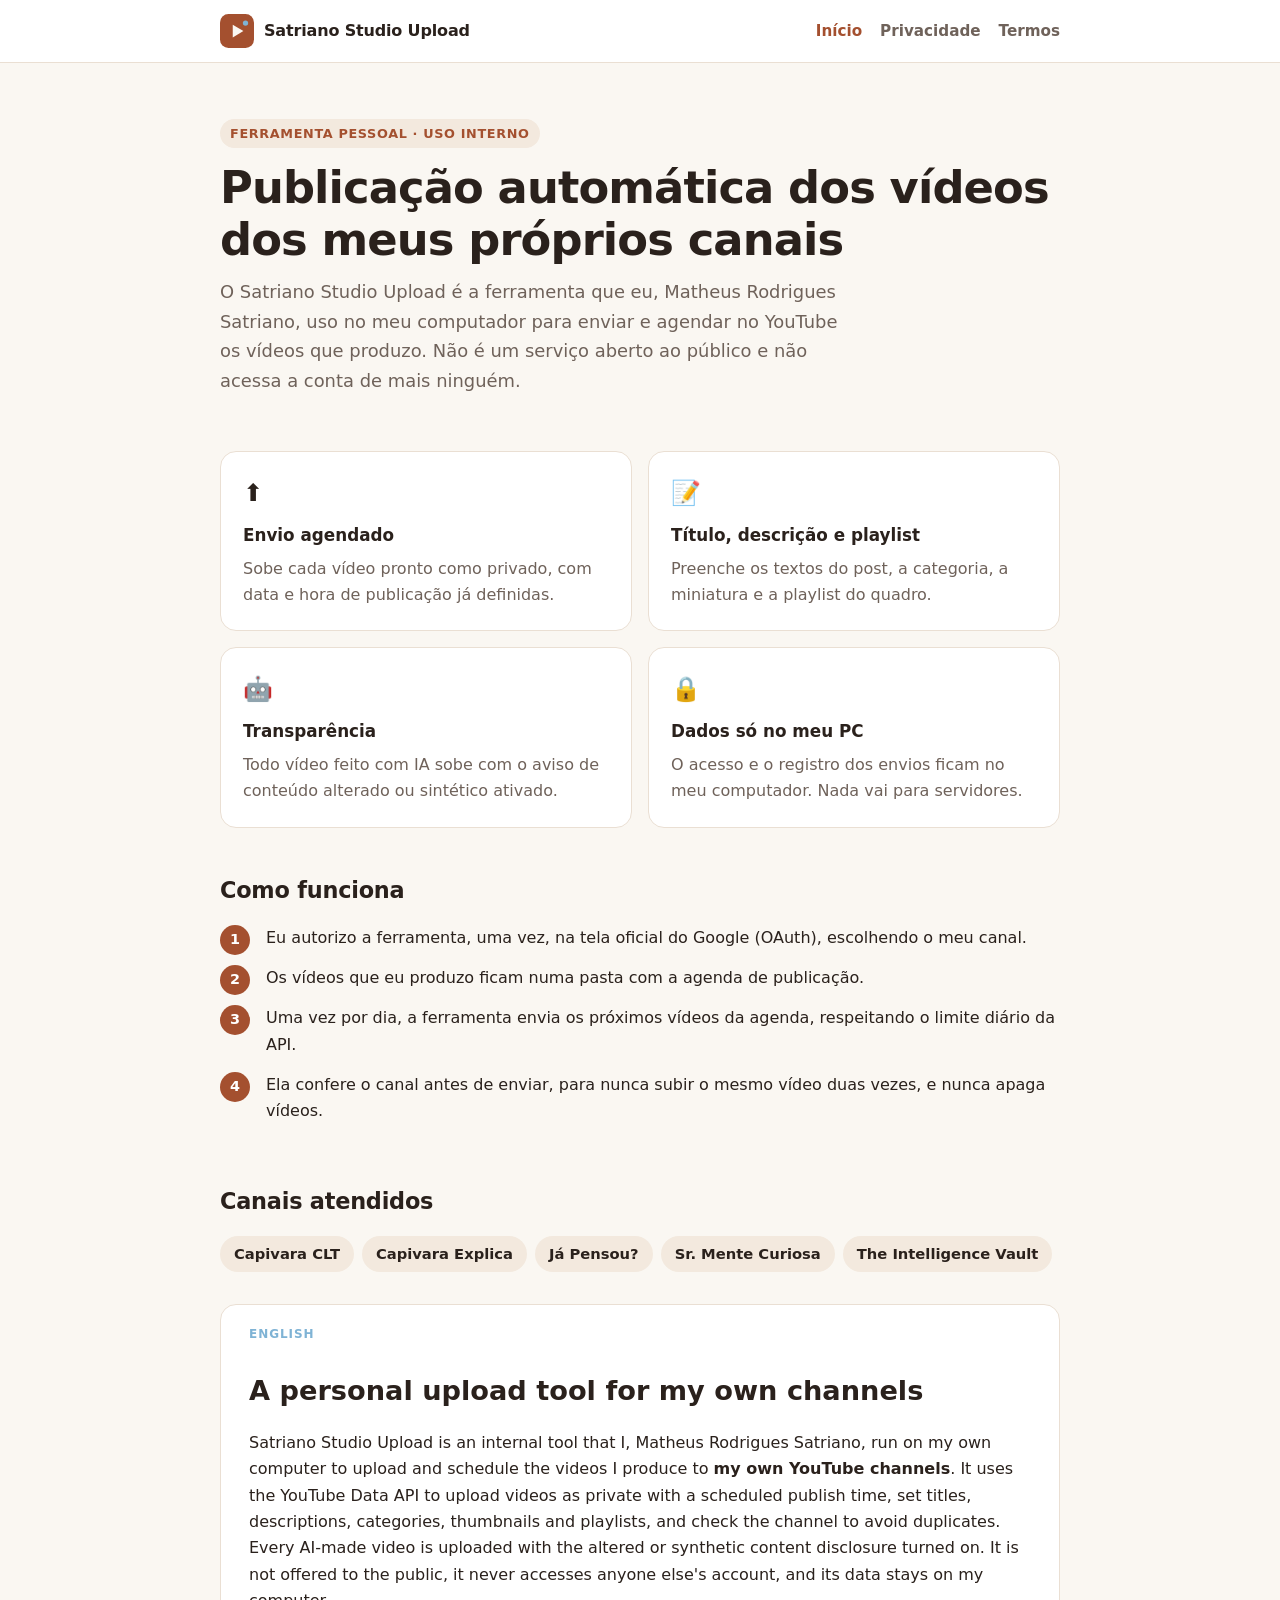
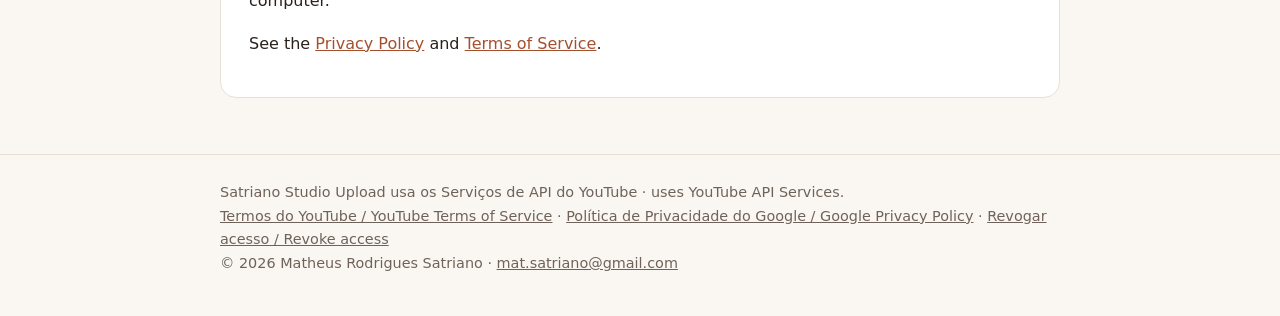
<file: index.html>
<!doctype html><html lang="pt-BR"><head><meta charset="utf-8"><meta name="viewport" content="width=device-width,initial-scale=1"><link rel="icon" href="logo.svg" type="image/svg+xml"><link rel="stylesheet" href="style.css"><title>Satriano Studio Upload</title><meta name="description" content="Ferramenta pessoal para publicar e agendar vídeos nos próprios canais do YouTube."></head><body>
<header><div class="wrap"><a class="logo" href="./"><svg viewBox="0 0 64 64" aria-hidden="true"><rect width="64" height="64" rx="16" fill="#a4502f"/><path d="M24 20v24l20-12z" fill="#faf7f2"/><circle cx="48" cy="17" r="5" fill="#7fb3d5"/></svg>Satriano Studio Upload</a>
<nav><a href="./" aria-current="page">Início</a><a href="privacy.html" >Privacidade</a><a href="terms.html" >Termos</a></nav></div></header>
<main class="wrap">
<section class="hero"><span class="badge">Ferramenta pessoal · uso interno</span>
<h1>Publicação automática dos vídeos dos meus próprios canais</h1>
<p>O Satriano Studio Upload é a ferramenta que eu, Matheus Rodrigues Satriano, uso no meu computador para enviar e agendar no YouTube os vídeos que produzo. Não é um serviço aberto ao público e não acessa a conta de mais ninguém.</p></section>
<div class="grid">
<div class="card"><span class="ico">⬆️</span><h3>Envio agendado</h3><p>Sobe cada vídeo pronto como privado, com data e hora de publicação já definidas.</p></div>
<div class="card"><span class="ico">📝</span><h3>Título, descrição e playlist</h3><p>Preenche os textos do post, a categoria, a miniatura e a playlist do quadro.</p></div>
<div class="card"><span class="ico">🤖</span><h3>Transparência</h3><p>Todo vídeo feito com IA sobe com o aviso de conteúdo alterado ou sintético ativado.</p></div>
<div class="card"><span class="ico">🔒</span><h3>Dados só no meu PC</h3><p>O acesso e o registro dos envios ficam no meu computador. Nada vai para servidores.</p></div>
</div>
<h2>Como funciona</h2>
<ol class="steps">
<li>Eu autorizo a ferramenta, uma vez, na tela oficial do Google (OAuth), escolhendo o meu canal.</li>
<li>Os vídeos que eu produzo ficam numa pasta com a agenda de publicação.</li>
<li>Uma vez por dia, a ferramenta envia os próximos vídeos da agenda, respeitando o limite diário da API.</li>
<li>Ela confere o canal antes de enviar, para nunca subir o mesmo vídeo duas vezes, e nunca apaga vídeos.</li>
</ol>
<h2>Canais atendidos</h2>
<ul class="chips"><li>Capivara CLT</li><li>Capivara Explica</li><li>Já Pensou?</li><li>Sr. Mente Curiosa</li><li>The Intelligence Vault</li></ul>
<section class="doc"><p class="lang-tag">English</p>
<h1>A personal upload tool for my own channels</h1>
<p>Satriano Studio Upload is an internal tool that I, Matheus Rodrigues Satriano, run on my own computer to upload and schedule the videos I produce to <strong>my own YouTube channels</strong>. It uses the YouTube Data API to upload videos as private with a scheduled publish time, set titles, descriptions, categories, thumbnails and playlists, and check the channel to avoid duplicates. Every AI-made video is uploaded with the altered or synthetic content disclosure turned on. It is not offered to the public, it never accesses anyone else's account, and its data stays on my computer.</p>
<p>See the <a href="privacy.html">Privacy Policy</a> and <a href="terms.html">Terms of Service</a>.</p></section>
</main>
<footer><div class="wrap">Satriano Studio Upload usa os Serviços de API do YouTube · uses YouTube API Services.<br><a href="https://www.youtube.com/t/terms">Termos do YouTube / YouTube Terms of Service</a> · <a href="https://policies.google.com/privacy">Política de Privacidade do Google / Google Privacy Policy</a> · <a href="https://myaccount.google.com/permissions">Revogar acesso / Revoke access</a><br>© 2026 Matheus Rodrigues Satriano · <a href="mailto:mat.satriano@gmail.com">mat.satriano@gmail.com</a></div></footer></body></html>
</file>
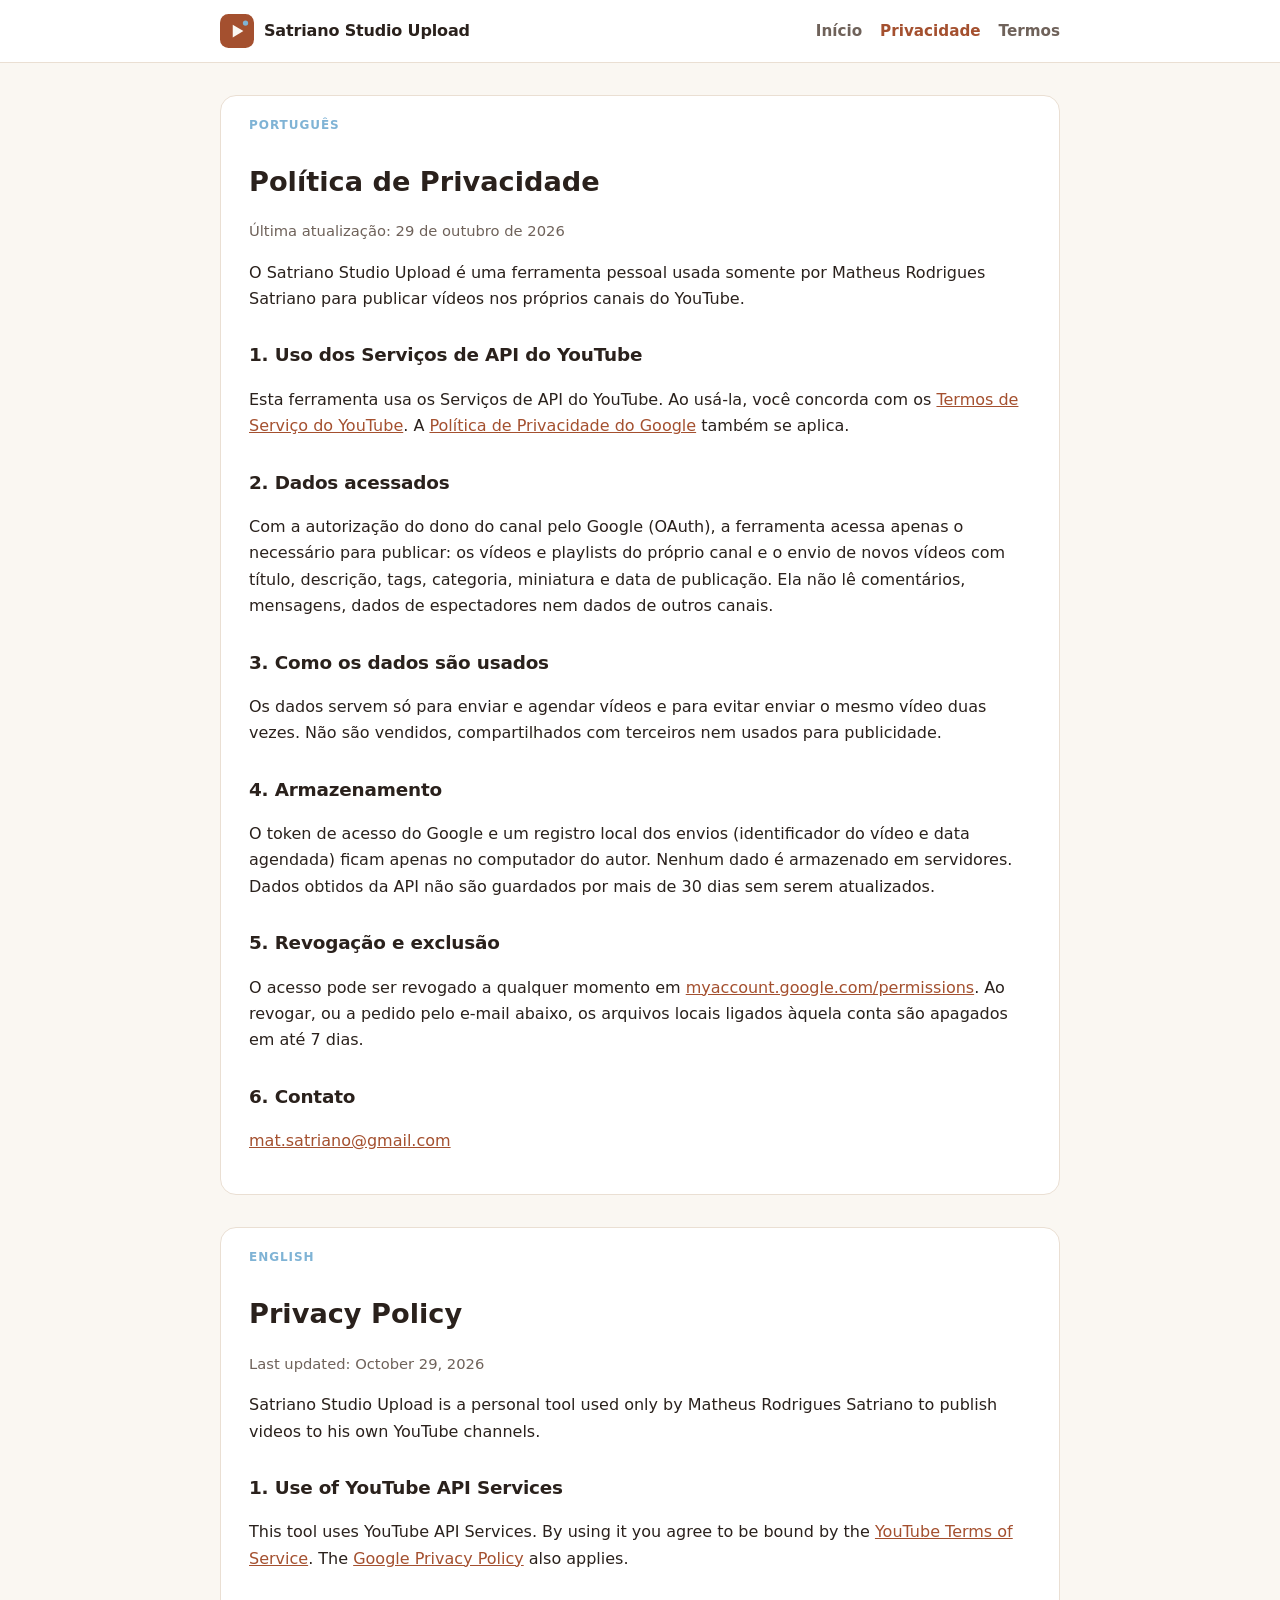
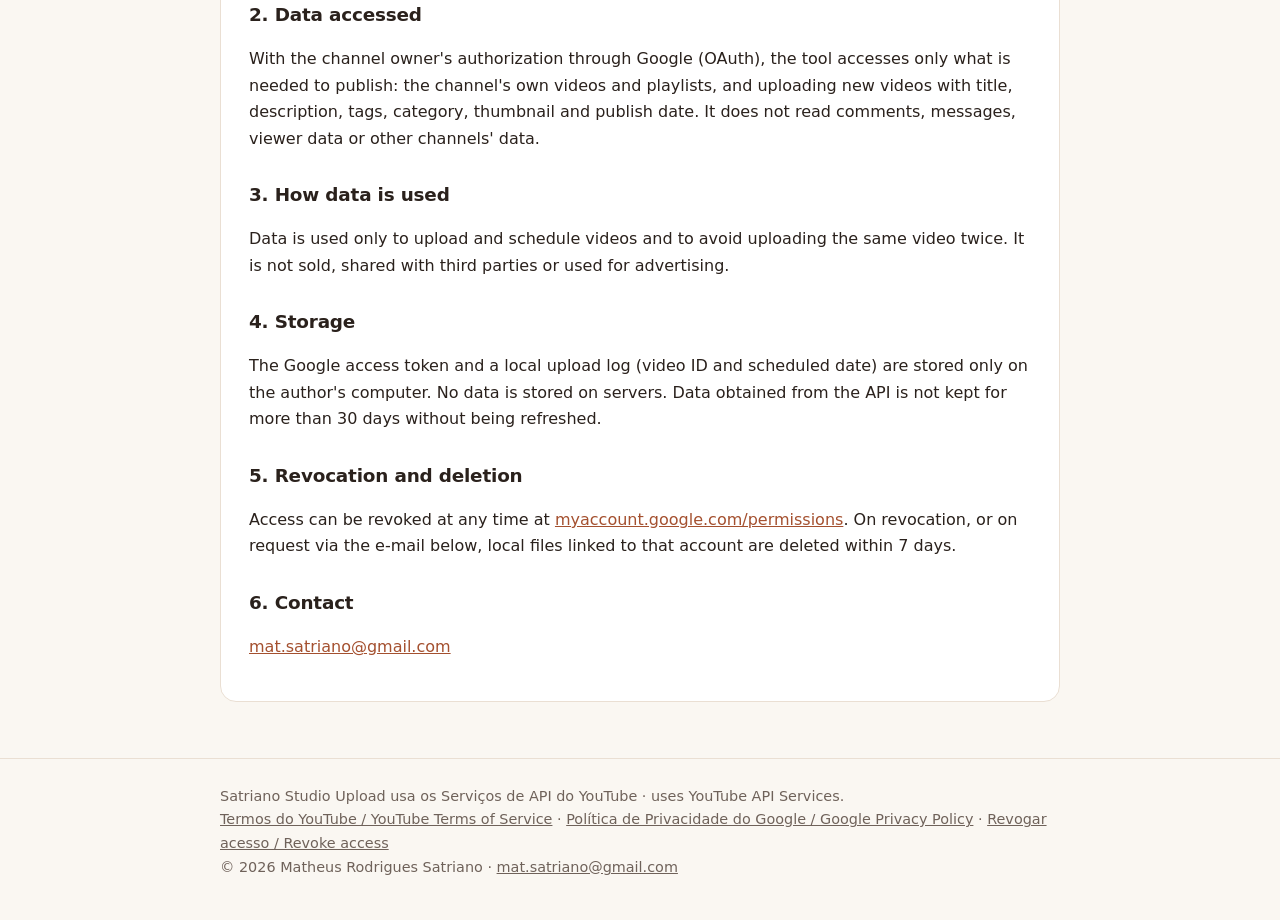
<file: privacy.html>
<!doctype html><html lang="pt-BR"><head><meta charset="utf-8"><meta name="viewport" content="width=device-width,initial-scale=1"><link rel="icon" href="logo.svg" type="image/svg+xml"><link rel="stylesheet" href="style.css"><title>Política de Privacidade · Satriano Studio Upload</title></head><body>
<header><div class="wrap"><a class="logo" href="./"><svg viewBox="0 0 64 64" aria-hidden="true"><rect width="64" height="64" rx="16" fill="#a4502f"/><path d="M24 20v24l20-12z" fill="#faf7f2"/><circle cx="48" cy="17" r="5" fill="#7fb3d5"/></svg>Satriano Studio Upload</a>
<nav><a href="./" >Início</a><a href="privacy.html" aria-current="page">Privacidade</a><a href="terms.html" >Termos</a></nav></div></header>
<main class="wrap"><section class="doc">
<p class="lang-tag">Português</p><h1>Política de Privacidade</h1><p class="meta">Última atualização: 29 de outubro de 2026</p>
<p>O Satriano Studio Upload é uma ferramenta pessoal usada somente por Matheus Rodrigues Satriano para publicar vídeos nos próprios canais do YouTube.</p>
<h2>1. Uso dos Serviços de API do YouTube</h2><p>Esta ferramenta usa os Serviços de API do YouTube. Ao usá-la, você concorda com os <a href="https://www.youtube.com/t/terms">Termos de Serviço do YouTube</a>. A <a href="https://policies.google.com/privacy">Política de Privacidade do Google</a> também se aplica.</p>
<h2>2. Dados acessados</h2><p>Com a autorização do dono do canal pelo Google (OAuth), a ferramenta acessa apenas o necessário para publicar: os vídeos e playlists do próprio canal e o envio de novos vídeos com título, descrição, tags, categoria, miniatura e data de publicação. Ela não lê comentários, mensagens, dados de espectadores nem dados de outros canais.</p>
<h2>3. Como os dados são usados</h2><p>Os dados servem só para enviar e agendar vídeos e para evitar enviar o mesmo vídeo duas vezes. Não são vendidos, compartilhados com terceiros nem usados para publicidade.</p>
<h2>4. Armazenamento</h2><p>O token de acesso do Google e um registro local dos envios (identificador do vídeo e data agendada) ficam apenas no computador do autor. Nenhum dado é armazenado em servidores. Dados obtidos da API não são guardados por mais de 30 dias sem serem atualizados.</p>
<h2>5. Revogação e exclusão</h2><p>O acesso pode ser revogado a qualquer momento em <a href="https://myaccount.google.com/permissions">myaccount.google.com/permissions</a>. Ao revogar, ou a pedido pelo e-mail abaixo, os arquivos locais ligados àquela conta são apagados em até 7 dias.</p>
<h2>6. Contato</h2><p><a href="mailto:mat.satriano@gmail.com">mat.satriano@gmail.com</a></p>
</section>
<section class="doc"><p class="lang-tag">English</p><h1>Privacy Policy</h1><p class="meta">Last updated: October 29, 2026</p>
<p>Satriano Studio Upload is a personal tool used only by Matheus Rodrigues Satriano to publish videos to his own YouTube channels.</p>
<h2>1. Use of YouTube API Services</h2><p>This tool uses YouTube API Services. By using it you agree to be bound by the <a href="https://www.youtube.com/t/terms">YouTube Terms of Service</a>. The <a href="https://policies.google.com/privacy">Google Privacy Policy</a> also applies.</p>
<h2>2. Data accessed</h2><p>With the channel owner's authorization through Google (OAuth), the tool accesses only what is needed to publish: the channel's own videos and playlists, and uploading new videos with title, description, tags, category, thumbnail and publish date. It does not read comments, messages, viewer data or other channels' data.</p>
<h2>3. How data is used</h2><p>Data is used only to upload and schedule videos and to avoid uploading the same video twice. It is not sold, shared with third parties or used for advertising.</p>
<h2>4. Storage</h2><p>The Google access token and a local upload log (video ID and scheduled date) are stored only on the author's computer. No data is stored on servers. Data obtained from the API is not kept for more than 30 days without being refreshed.</p>
<h2>5. Revocation and deletion</h2><p>Access can be revoked at any time at <a href="https://myaccount.google.com/permissions">myaccount.google.com/permissions</a>. On revocation, or on request via the e-mail below, local files linked to that account are deleted within 7 days.</p>
<h2>6. Contact</h2><p><a href="mailto:mat.satriano@gmail.com">mat.satriano@gmail.com</a></p>
</section></main>
<footer><div class="wrap">Satriano Studio Upload usa os Serviços de API do YouTube · uses YouTube API Services.<br><a href="https://www.youtube.com/t/terms">Termos do YouTube / YouTube Terms of Service</a> · <a href="https://policies.google.com/privacy">Política de Privacidade do Google / Google Privacy Policy</a> · <a href="https://myaccount.google.com/permissions">Revogar acesso / Revoke access</a><br>© 2026 Matheus Rodrigues Satriano · <a href="mailto:mat.satriano@gmail.com">mat.satriano@gmail.com</a></div></footer></body></html>
</file>
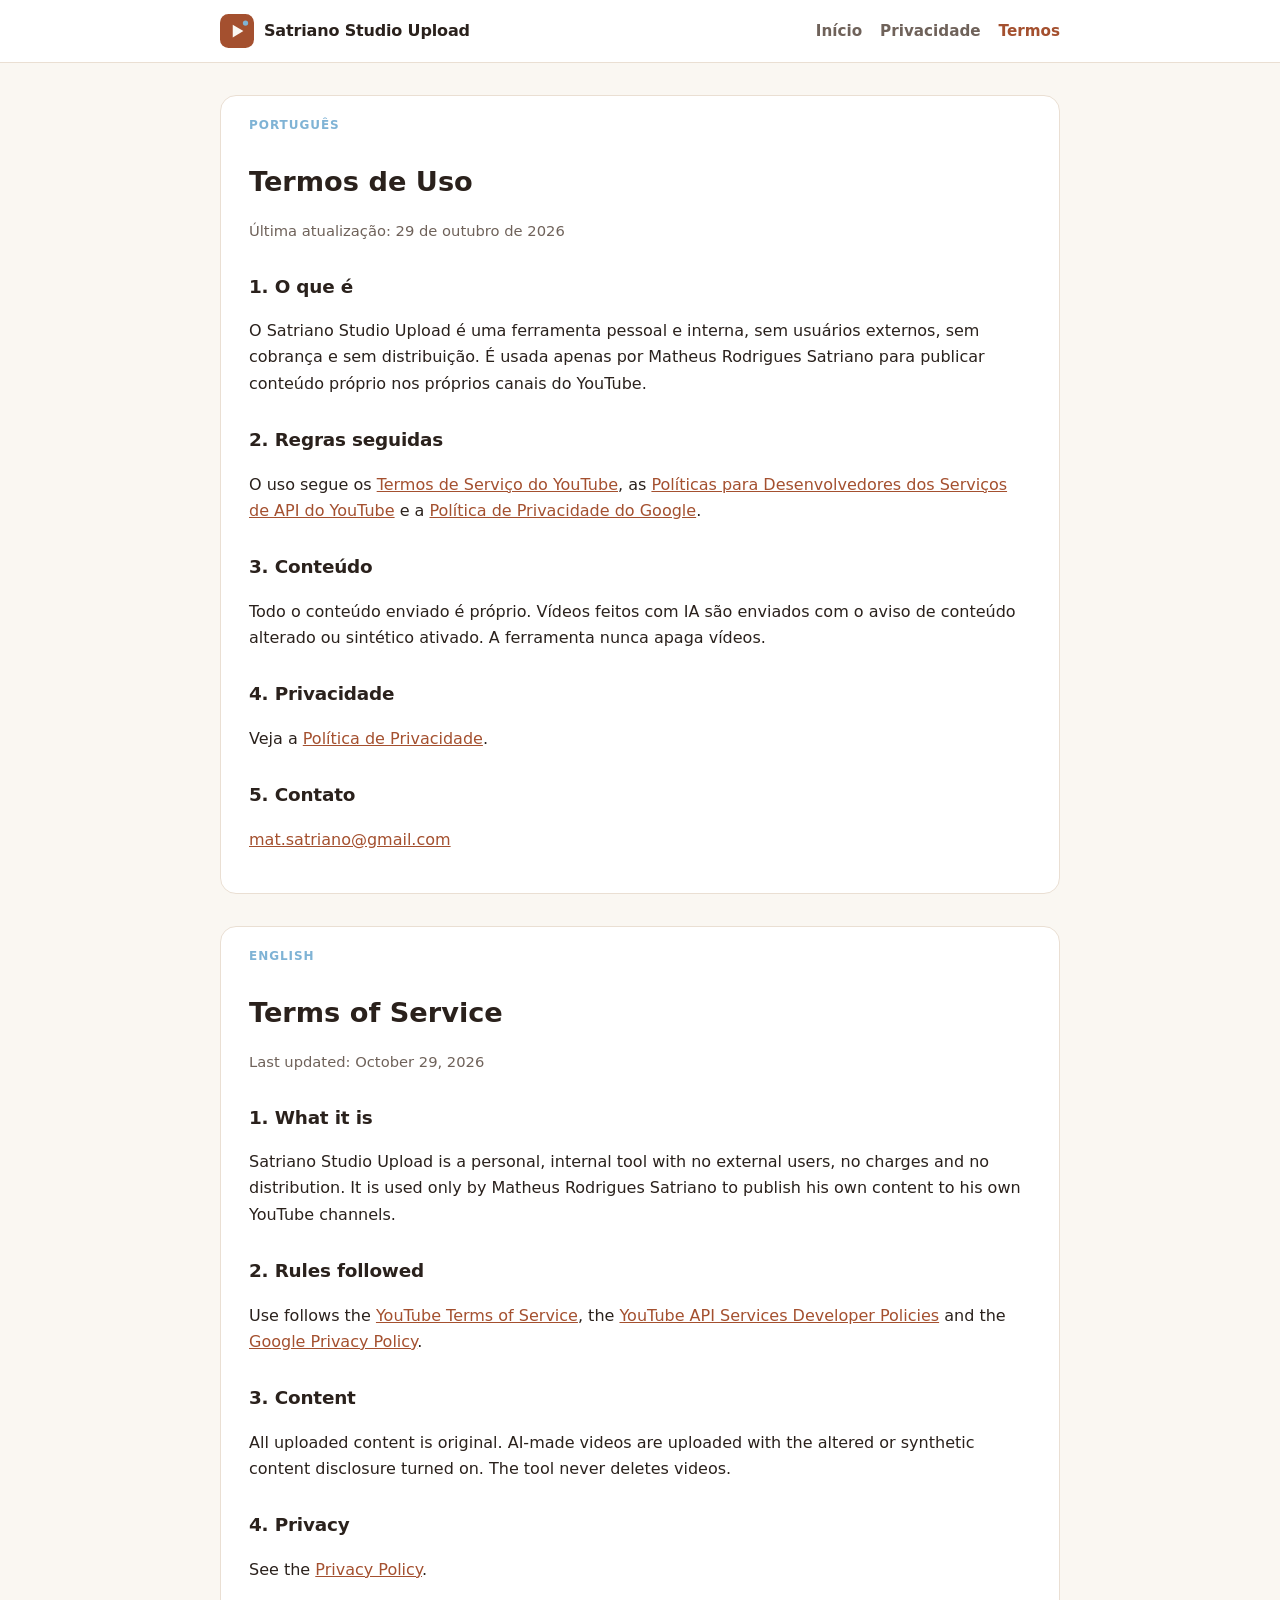
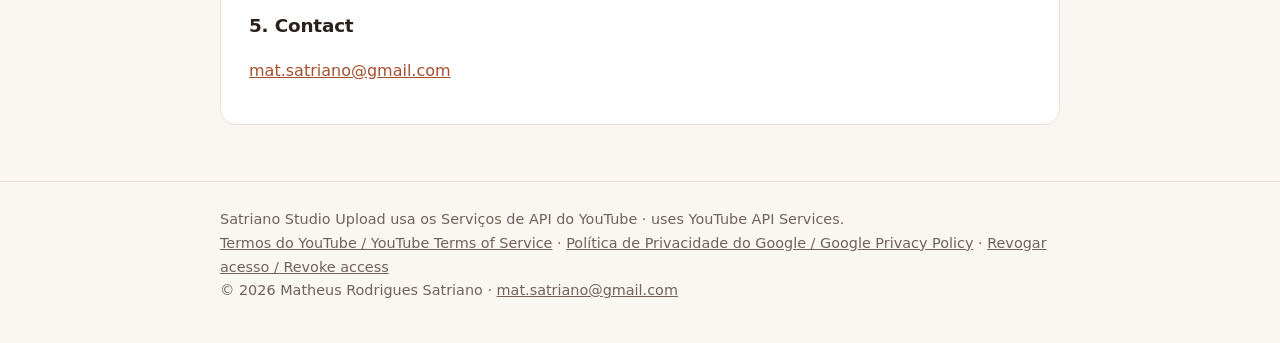
<file: terms.html>
<!doctype html><html lang="pt-BR"><head><meta charset="utf-8"><meta name="viewport" content="width=device-width,initial-scale=1"><link rel="icon" href="logo.svg" type="image/svg+xml"><link rel="stylesheet" href="style.css"><title>Termos de Uso · Satriano Studio Upload</title></head><body>
<header><div class="wrap"><a class="logo" href="./"><svg viewBox="0 0 64 64" aria-hidden="true"><rect width="64" height="64" rx="16" fill="#a4502f"/><path d="M24 20v24l20-12z" fill="#faf7f2"/><circle cx="48" cy="17" r="5" fill="#7fb3d5"/></svg>Satriano Studio Upload</a>
<nav><a href="./" >Início</a><a href="privacy.html" >Privacidade</a><a href="terms.html" aria-current="page">Termos</a></nav></div></header>
<main class="wrap"><section class="doc">
<p class="lang-tag">Português</p><h1>Termos de Uso</h1><p class="meta">Última atualização: 29 de outubro de 2026</p>
<h2>1. O que é</h2><p>O Satriano Studio Upload é uma ferramenta pessoal e interna, sem usuários externos, sem cobrança e sem distribuição. É usada apenas por Matheus Rodrigues Satriano para publicar conteúdo próprio nos próprios canais do YouTube.</p>
<h2>2. Regras seguidas</h2><p>O uso segue os <a href="https://www.youtube.com/t/terms">Termos de Serviço do YouTube</a>, as <a href="https://developers.google.com/youtube/terms/developer-policies">Políticas para Desenvolvedores dos Serviços de API do YouTube</a> e a <a href="https://policies.google.com/privacy">Política de Privacidade do Google</a>.</p>
<h2>3. Conteúdo</h2><p>Todo o conteúdo enviado é próprio. Vídeos feitos com IA são enviados com o aviso de conteúdo alterado ou sintético ativado. A ferramenta nunca apaga vídeos.</p>
<h2>4. Privacidade</h2><p>Veja a <a href="privacy.html">Política de Privacidade</a>.</p>
<h2>5. Contato</h2><p><a href="mailto:mat.satriano@gmail.com">mat.satriano@gmail.com</a></p>
</section>
<section class="doc"><p class="lang-tag">English</p><h1>Terms of Service</h1><p class="meta">Last updated: October 29, 2026</p>
<h2>1. What it is</h2><p>Satriano Studio Upload is a personal, internal tool with no external users, no charges and no distribution. It is used only by Matheus Rodrigues Satriano to publish his own content to his own YouTube channels.</p>
<h2>2. Rules followed</h2><p>Use follows the <a href="https://www.youtube.com/t/terms">YouTube Terms of Service</a>, the <a href="https://developers.google.com/youtube/terms/developer-policies">YouTube API Services Developer Policies</a> and the <a href="https://policies.google.com/privacy">Google Privacy Policy</a>.</p>
<h2>3. Content</h2><p>All uploaded content is original. AI-made videos are uploaded with the altered or synthetic content disclosure turned on. The tool never deletes videos.</p>
<h2>4. Privacy</h2><p>See the <a href="privacy.html">Privacy Policy</a>.</p>
<h2>5. Contact</h2><p><a href="mailto:mat.satriano@gmail.com">mat.satriano@gmail.com</a></p>
</section></main>
<footer><div class="wrap">Satriano Studio Upload usa os Serviços de API do YouTube · uses YouTube API Services.<br><a href="https://www.youtube.com/t/terms">Termos do YouTube / YouTube Terms of Service</a> · <a href="https://policies.google.com/privacy">Política de Privacidade do Google / Google Privacy Policy</a> · <a href="https://myaccount.google.com/permissions">Revogar acesso / Revoke access</a><br>© 2026 Matheus Rodrigues Satriano · <a href="mailto:mat.satriano@gmail.com">mat.satriano@gmail.com</a></div></footer></body></html>
</file>
<file: style.css>
:root{--bg:#faf7f2;--card:#ffffff;--ink:#2a211c;--muted:#6f625a;--brand:#a4502f;--brand-2:#7fb3d5;--line:#eadfd3;--chip:#f3e9de}
@media (prefers-color-scheme:dark){:root{--bg:#1b1714;--card:#25201c;--ink:#f3ece5;--muted:#b8aa9e;--brand:#e08a63;--brand-2:#8cc0e0;--line:#3a322b;--chip:#302922}}
*{box-sizing:border-box}
body{margin:0;background:var(--bg);color:var(--ink);font:16px/1.65 "Inter",system-ui,-apple-system,"Segoe UI",Roboto,sans-serif}
a{color:var(--brand)}a:hover{text-decoration:none}
.wrap{max-width:880px;margin:0 auto;padding:0 20px}
header{border-bottom:1px solid var(--line);background:var(--card)}
header .wrap{display:flex;align-items:center;justify-content:space-between;gap:16px;padding:14px 20px;flex-wrap:wrap}
.logo{display:flex;align-items:center;gap:10px;font-weight:800;color:var(--ink);text-decoration:none;letter-spacing:-.01em}
.logo svg{width:34px;height:34px}
nav a{color:var(--muted);text-decoration:none;font-weight:600;margin-left:18px;font-size:.95rem}
nav a[aria-current]{color:var(--brand)}
.hero{padding:56px 0 28px}
.hero h1{font-size:clamp(1.9rem,4.5vw,2.8rem);line-height:1.15;margin:0 0 12px;letter-spacing:-.02em}
.hero p{font-size:1.12rem;color:var(--muted);max-width:640px;margin:0}
.badge{display:inline-block;background:var(--chip);color:var(--brand);font-weight:700;font-size:.8rem;padding:4px 10px;border-radius:999px;margin-bottom:14px;text-transform:uppercase;letter-spacing:.05em}
.grid{display:grid;grid-template-columns:repeat(auto-fit,minmax(300px,1fr));gap:16px;margin:28px 0}
.card{background:var(--card);border:1px solid var(--line);border-radius:16px;padding:22px}
.card h3{margin:0 0 6px;font-size:1.05rem}.card p{margin:0;color:var(--muted)}
.ico{font-size:1.5rem;display:block;margin-bottom:8px}
h2{font-size:1.4rem;margin:44px 0 12px;letter-spacing:-.01em}
.steps{counter-reset:s;list-style:none;padding:0}
.steps li{counter-increment:s;position:relative;padding:0 0 14px 46px}
.steps li::before{content:counter(s);position:absolute;left:0;top:0;width:30px;height:30px;border-radius:50%;background:var(--brand);color:#fff;font-weight:800;display:grid;place-items:center;font-size:.9rem}
.chips{display:flex;flex-wrap:wrap;gap:8px;padding:0;list-style:none}
.chips li{background:var(--chip);border-radius:999px;padding:6px 14px;font-weight:600;font-size:.92rem}
.doc{background:var(--card);border:1px solid var(--line);border-radius:16px;padding:8px 28px 24px;margin:32px 0}
.doc h2{font-size:1.15rem;margin:28px 0 6px}
.doc h1{font-size:1.7rem;margin:24px 0 4px}
.meta{color:var(--muted);font-size:.92rem}
.lang-tag{font-size:.75rem;font-weight:800;color:var(--brand-2);letter-spacing:.08em;text-transform:uppercase}
footer{border-top:1px solid var(--line);margin-top:56px;padding:26px 0 40px;color:var(--muted);font-size:.9rem}
footer a{color:var(--muted)}
@media (max-width:560px){nav a{margin:0 14px 0 0}header .wrap{justify-content:flex-start}}
</file>
